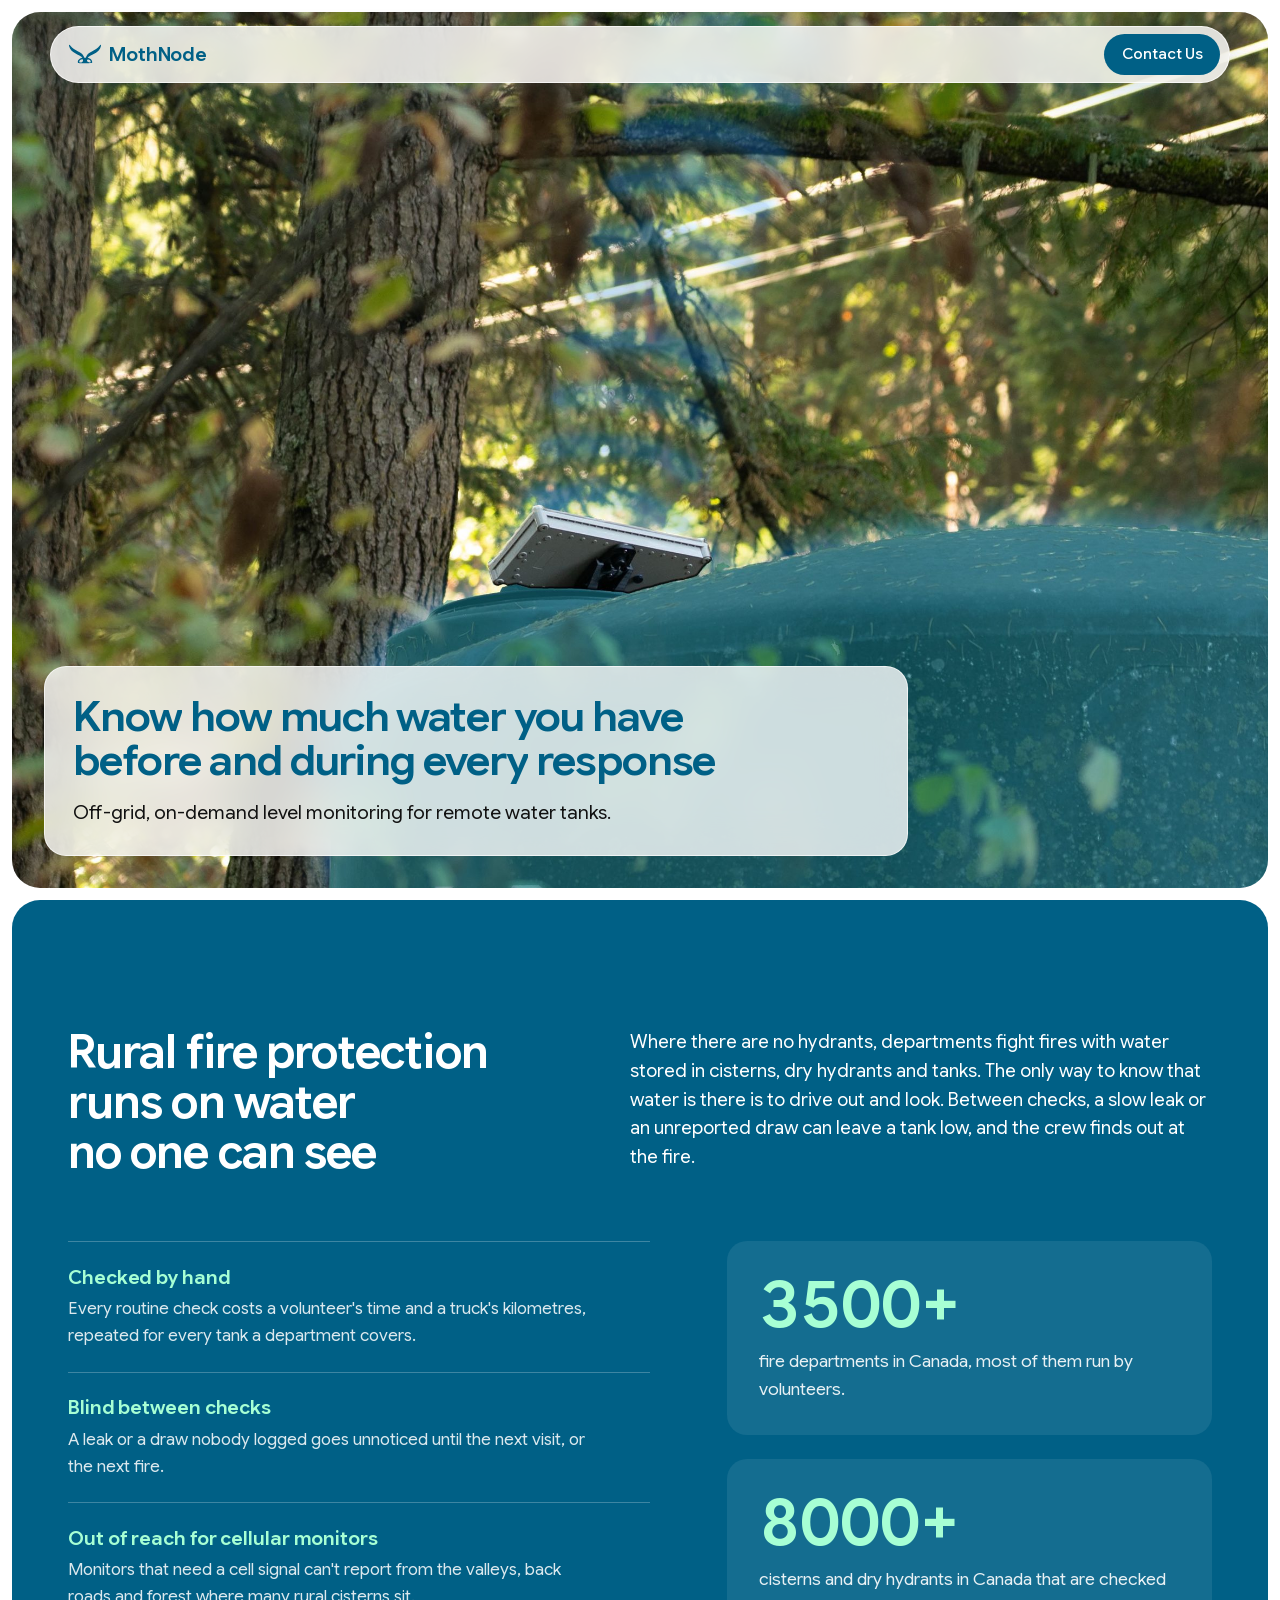
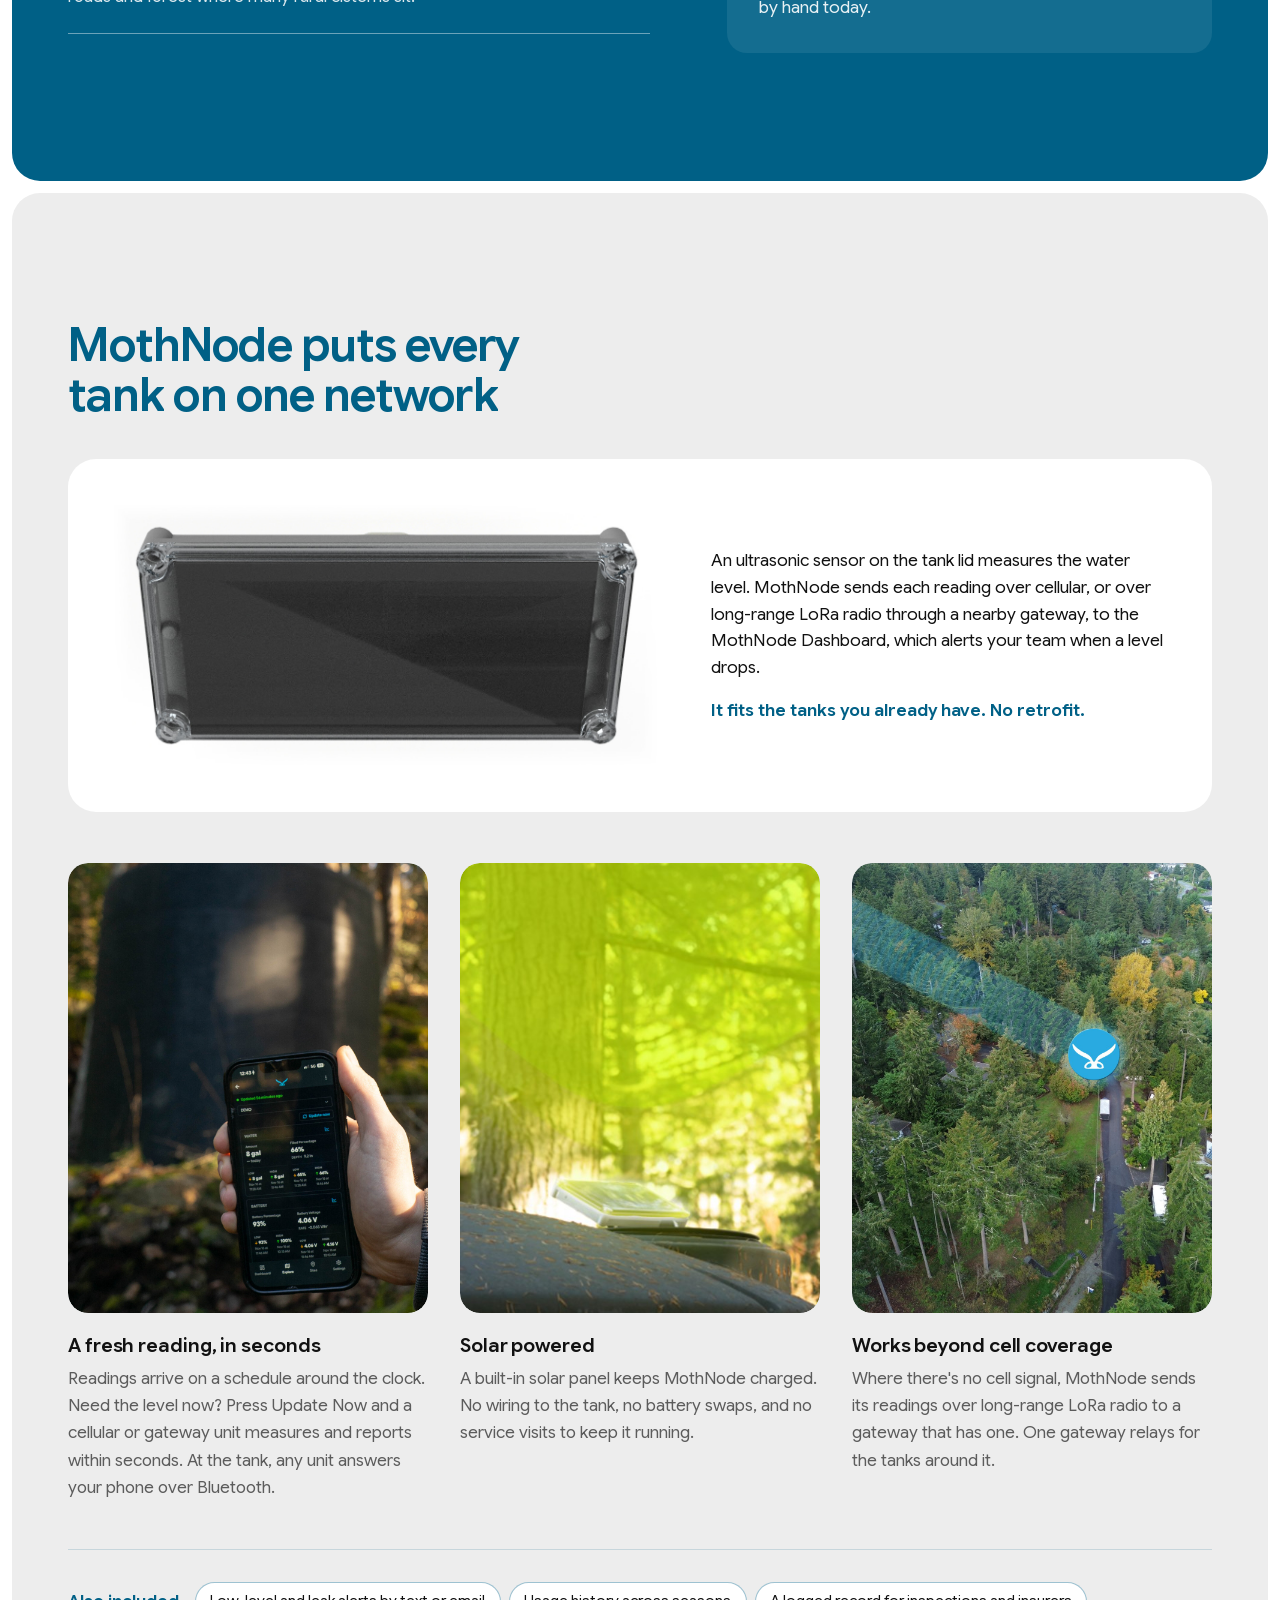
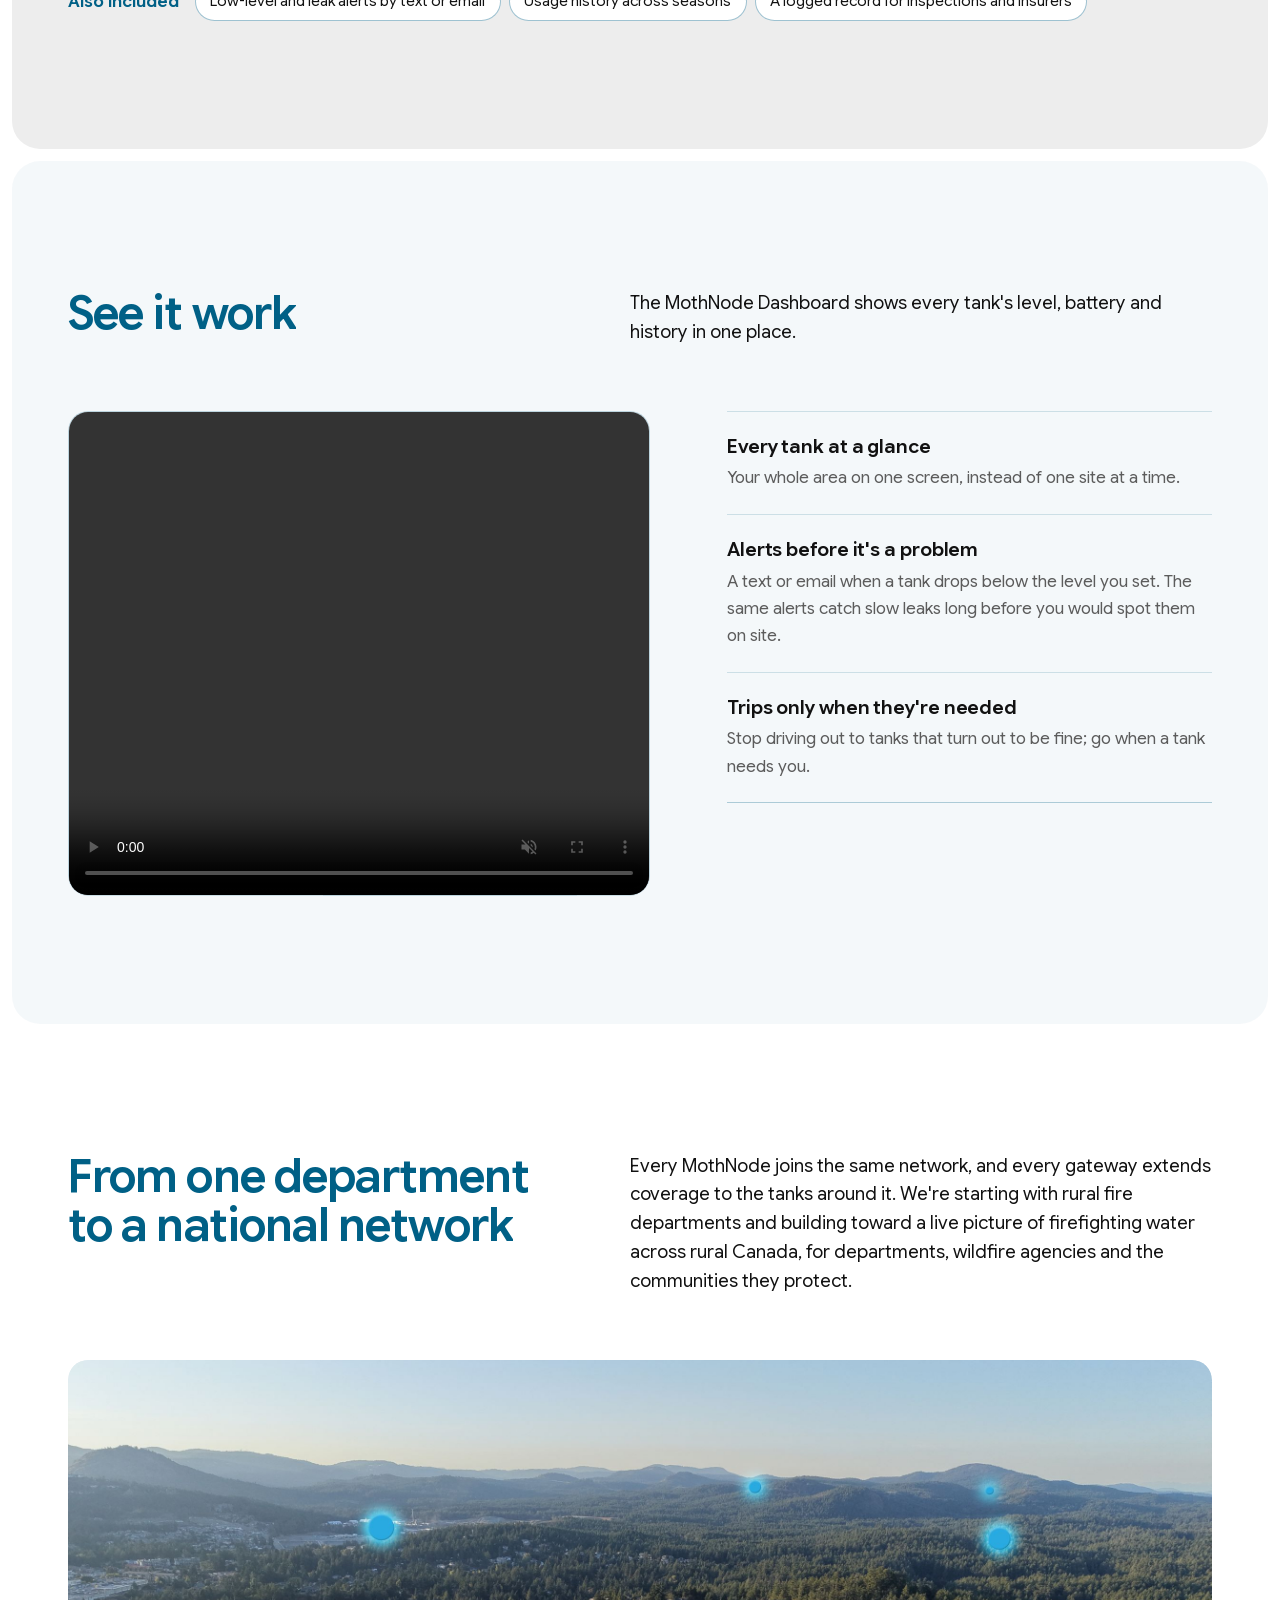
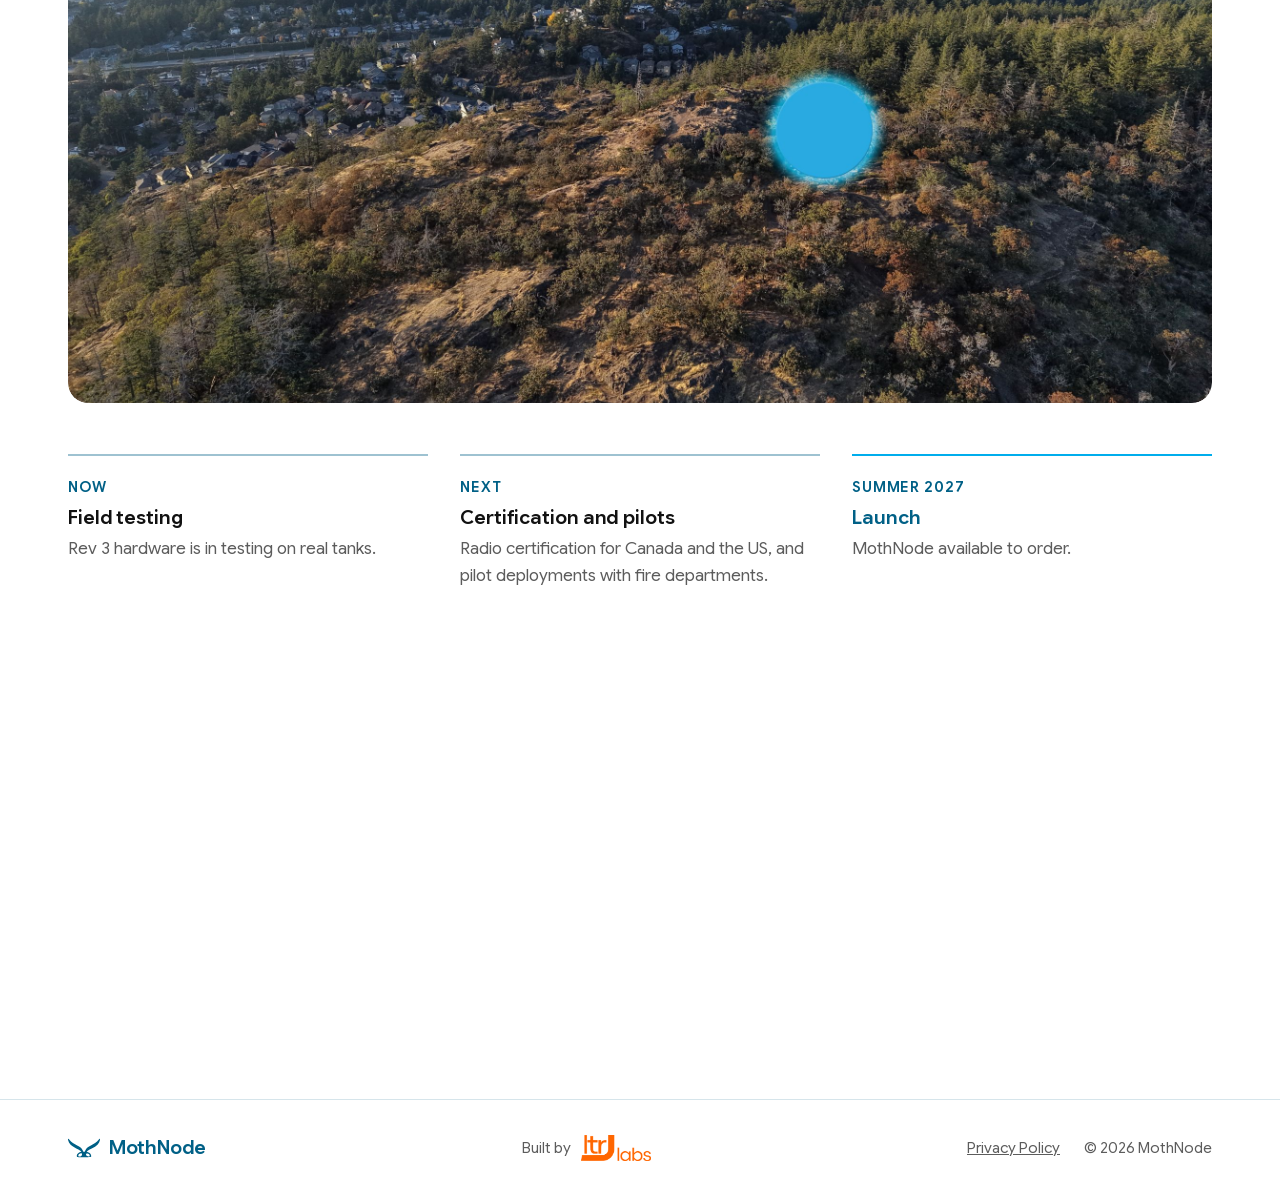
<file: index.html>
<!DOCTYPE html>
<html lang="en">

<head>
    <meta charset="UTF-8">
    <meta name="viewport" content="width=device-width, initial-scale=1.0">
    <title>MothNode | Off-grid, on-demand level monitoring for remote water tanks</title>
    <meta name="description"
        content="MothNode monitors the cisterns and dry hydrants rural fire departments depend on: readings on demand, solar powered, and working beyond cell coverage. Launching summer 2027.">
    <link rel="icon" href="images/favicon.svg" type="image/svg+xml">
    <link rel="preload" href="fonts/GoogleSansFlex-latin.woff2" as="font" type="font/woff2" crossorigin>
    <link rel="stylesheet" href="site.css">
    <script>
        // Animation switch. Elements marked data-reveal start hidden only while
        // <html> has the js-anim class, so the page is fully visible without
        // scripting, for visitors who ask for reduced motion, and (via the
        // timeout) if site.js ever fails to load.
        (function (root) {
            if (window.matchMedia('(prefers-reduced-motion: reduce)').matches) return;
            if (!('IntersectionObserver' in window)) return;
            root.classList.add('js-anim');
            setTimeout(function () {
                if (!window.__animReady) root.classList.remove('js-anim');
            }, 3000);
        })(document.documentElement);
    </script>
</head>

<body>
    <a href="#problem" class="skip-link">Skip to content</a>

    <header class="site-nav" id="siteNav">
        <a href="#top" class="brand">
            <img src="images/logo.svg" alt="" width="32" height="32">
            <span>MothNode</span>
        </a>
        <a class="nav-cta" href="https://ltrjlabs.com" target="_blank" rel="noopener noreferrer">Contact Us</a>
    </header>

    <main>
        <!-- 1. Hook ------------------------------------------------------- -->
        <section class="hero" id="top">
            <div class="hero-frame">
                <!-- Slot G1. The text panel is kept wide and low so it only covers the
                     tank body; the unit and its signal arcs stay in view above it. -->
                <img class="hero-bg" src="images/hero-tank.jpg"
                    alt="A MothNode unit on top of a teal-tinted water tank in the forest, with faint signal waves rising from it"
                    width="2880" height="1620" fetchpriority="high">
                <div class="hero-panel">
                    <h1 data-reveal="words">Know how much water you have before and during every response</h1>
                    <p class="hero-sub">Off-grid, on-demand level monitoring for remote water tanks.</p>
                </div>
            </div>
        </section>

        <!-- 2. The problem ------------------------------------------------- -->
        <section class="band band--brand" id="problem" data-reveal="band">
            <div class="container">
                <div class="split">
                    <h2 data-reveal="words">Rural fire protection runs on water no one can see</h2>
                    <div class="lead" data-reveal="up">
                        <p>Where there are no hydrants, departments fight fires with water stored in cisterns, dry
                            hydrants and tanks. The only way to know that water is there is to drive out and look.
                            Between checks, a slow leak or an unreported draw can leave a tank low, and the crew finds
                            out at the fire.</p>
                    </div>
                </div>
                <div class="detail detail--reverse">
                    <ul class="points" data-stagger>
                        <li data-reveal="line">
                            <h3>Checked by hand</h3>
                            <p>Every routine check costs a volunteer's time and a truck's kilometres, repeated for
                                every tank a department covers.</p>
                        </li>
                        <li data-reveal="line">
                            <h3>Blind between checks</h3>
                            <p>A leak or a draw nobody logged goes unnoticed until the next visit, or the next fire.</p>
                        </li>
                        <li data-reveal="line">
                            <h3>Out of reach for cellular monitors</h3>
                            <p>Monitors that need a cell signal can't report from the valleys, back roads and forest
                                where many rural cisterns sit.</p>
                        </li>
                    </ul>
                    <div class="stats" data-stagger>
                        <div class="stat" data-reveal="up">
                            <p class="stat-value">3500+</p>
                            <p>fire departments in Canada, most of them run by volunteers.</p>
                        </div>
                        <div class="stat" data-reveal="up">
                            <p class="stat-value">8000+</p>
                            <p>cisterns and dry hydrants in Canada that are checked by hand today.</p>
                        </div>
                    </div>
                </div>
            </div>
        </section>

        <!-- 3. MothNode: the solution and its three differentiators --------- -->
        <section class="band band--grey" id="mothnode" data-reveal="band">
            <div class="container">
                <h2 data-reveal="words">MothNode puts every tank on one network</h2>
                <!-- A white card on grey. The render (slot G9) has a white background,
                     so it sits on the card with no visible edge. -->
                <div class="product-card" data-reveal="up">
                    <img class="product-device" src="images/mothnode-r3.jpg"
                        alt="The MothNode unit: a rectangular enclosure with a clear lid over a dark panel"
                        width="1149" height="553" loading="lazy">
                    <div class="product-text">
                        <p>An ultrasonic sensor on the tank lid measures the water level. MothNode sends each reading
                            over cellular, or over long-range LoRa radio through a nearby gateway, to the MothNode
                            Dashboard, which alerts your team when a level drops.</p>
                        <p>It fits the tanks you already have. No retrofit.</p>
                    </div>
                </div>

                <div class="feature-grid" data-stagger>
                    <article class="feature" data-reveal="up">
                        <!-- Slot G3. Pre-cropped to the slot's 4:5 so the phone and the tank
                             behind it both stay in frame. -->
                        <figure class="media media--tall" data-reveal="media">
                            <img src="images/feature-ondemand.jpg"
                                alt="A hand holding a phone in front of a water tank in the forest; the MothNode app shows the tank's water level, battery and an Update now button"
                                width="1200" height="1500" loading="lazy">
                        </figure>
                        <h3>A fresh reading, in seconds</h3>
                        <!-- Keep this accurate: remote Update Now reaches cellular and gateway
                             units only; LoRa units answer on demand over Bluetooth at the tank.
                             Swap "within seconds" for the measured time once it is timed. -->
                        <p>Readings arrive on a schedule around the clock. Need the level now? Press Update Now and a
                            cellular or gateway unit measures and reports within seconds. At the tank, any unit answers
                            your phone over Bluetooth.</p>
                    </article>

                    <article class="feature" data-reveal="up">
                        <!-- Slot G5. Anchored low so the unit and tank lid stay in the crop. -->
                        <figure class="media media--tall media--anchor-low" data-reveal="media">
                            <img src="images/feature-maintenance.jpg"
                                alt="A MothNode unit on a tank lid in the forest, lit by a beam of yellow-green sunlight"
                                width="525" height="804" loading="lazy">
                        </figure>
                        <h3>Solar powered</h3>
                        <p>A built-in solar panel keeps MothNode charged. No wiring to the tank, no battery swaps, and
                            no service visits to keep it running.</p>
                    </article>

                    <article class="feature" data-reveal="up">
                        <!-- Slot G4. A landscape aerial in a portrait slot: positioned so the
                             MothNode marker and the signal beam both stay in the crop. -->
                        <figure class="media media--tall media--anchor-left" data-reveal="media">
                            <img src="images/feature-offgrid.jpg"
                                alt="Aerial view of a forested rural property, with a MothNode marker sending a signal beam out over the trees"
                                width="2000" height="1500" loading="lazy">
                        </figure>
                        <h3>Works beyond cell coverage</h3>
                        <p>Where there's no cell signal, MothNode sends its readings over long-range LoRa radio to a
                            gateway that has one. One gateway relays for the tanks around it.</p>
                    </article>
                </div>

                <div class="also" data-reveal="up">
                    <p class="also-label">Also included</p>
                    <ul>
                        <li>Low-level and leak alerts by text or email</li>
                        <li>Usage history across seasons</li>
                        <li>A logged record for inspections and insurers</li>
                    </ul>
                </div>
            </div>
        </section>

        <!-- 4. Demo -------------------------------------------------------- -->
        <section class="band band--soft" id="demo" data-reveal="band">
            <div class="container">
                <div class="split">
                    <h2 data-reveal="words">See it work</h2>
                    <div class="lead" data-reveal="up">
                        <p>The MothNode Dashboard shows every tank's level, battery and history in one place.</p>
                    </div>
                </div>
                <div class="detail detail--wide-media">
                    <!-- Slot G6. Silent looping video; site.js starts it when it scrolls
                         into view and shows controls instead for reduced-motion visitors.
                         TODO: re-record to show an Update Now press and the new reading
                         arriving, with time visible on screen. -->
                    <figure class="media media--video detail-media" data-reveal="media">
                        <video data-autoplay muted loop playsinline preload="none" width="1200" height="1000"
                            aria-label="Screen recording of the MothNode Dashboard showing a tank's water level and battery readings">
                            <source src="videos/infrastructure.mp4" type="video/mp4">
                        </video>
                    </figure>
                    <ul class="points" data-stagger>
                        <li data-reveal="line">
                            <h3>Every tank at a glance</h3>
                            <p>Your whole area on one screen, instead of one site at a time.</p>
                        </li>
                        <li data-reveal="line">
                            <h3>Alerts before it's a problem</h3>
                            <p>A text or email when a tank drops below the level you set. The same alerts catch slow
                                leaks long before you would spot them on site.</p>
                        </li>
                        <li data-reveal="line">
                            <h3>Trips only when they're needed</h3>
                            <p>Stop driving out to tanks that turn out to be fine; go when a tank needs you.</p>
                        </li>
                    </ul>
                </div>
            </div>
        </section>

        <!-- 5. Where this goes --------------------------------------------- -->
        <section class="section" id="roadmap">
            <div class="container">
                <div class="split">
                    <h2 data-reveal="words">From one department to a national network</h2>
                    <div class="lead" data-reveal="up">
                        <p>Every MothNode joins the same network, and every gateway extends coverage to the tanks
                            around it. We're starting with rural fire departments and building toward a live picture
                            of firefighting water across rural Canada, for departments, wildfire agencies and the
                            communities they protect.</p>
                    </div>
                </div>
                <!-- Slot G2. The source is 4:3 and the slot is 16:9, so .media-pan holds
                     the whole frame and is shifted to keep the horizon and all five dots
                     in view. -->
                <figure class="media media--wide" data-reveal="media">
                    <div class="media-pan">
                        <img src="images/network-aerial.jpg"
                            alt="Aerial view over forested hills and scattered homes, with five glowing blue dots marking devices across the landscape"
                            width="2400" height="1800" loading="lazy">
                    </div>
                </figure>
                <ol class="roadmap" data-stagger>
                    <li data-reveal="up">
                        <p class="roadmap-when">Now</p>
                        <h3>Field testing</h3>
                        <p>Rev 3 hardware is in testing on real tanks.</p>
                    </li>
                    <li data-reveal="up">
                        <p class="roadmap-when">Next</p>
                        <h3>Certification and pilots</h3>
                        <p>Radio certification for Canada and the US, and pilot deployments with fire departments.</p>
                    </li>
                    <li class="roadmap-launch" data-reveal="up">
                        <p class="roadmap-when">Summer 2027</p>
                        <h3>Launch</h3>
                        <p>MothNode available to order.</p>
                    </li>
                </ol>
            </div>
        </section>

        <!-- Contact (closes section 5) ------------------------------------- -->
        <section class="band band--brand" id="contact" data-reveal="band">
            <div class="container contact">
                <div>
                    <h2 data-reveal="words">Let's talk</h2>
                    <p class="contact-lead" data-reveal="up">Run a fire department, a wildfire program, or water
                        infrastructure in rural Canada? We'd like to hear from you.</p>
                </div>
                <!-- TODO: point this at a mailto: address once there is one to publish.
                     The privacy policy (section 4) already covers email contact. -->
                <a class="button" href="https://ltrjlabs.com" target="_blank" rel="noopener noreferrer"
                    data-reveal="up">Contact LTRJ Labs</a>
            </div>
        </section>
    </main>

    <footer class="site-footer">
        <div class="container footer-row">
            <a href="#top" class="brand">
                <img src="images/logo.svg" alt="" width="28" height="28">
                <span>MothNode</span>
            </a>
            <a class="built-by" href="https://ltrjlabs.com" target="_blank" rel="noopener noreferrer">
                <span>Built by</span>
                <img src="images/LtrjLogo.png" alt="LTRJ Labs" width="7193" height="2649" loading="lazy">
            </a>
            <p class="footer-legal">
                <a href="privacy/">Privacy Policy</a>
                <span>&copy; 2026 MothNode</span>
            </p>
        </div>
    </footer>

    <script src="site.js"></script>
</body>

</html>
</file>
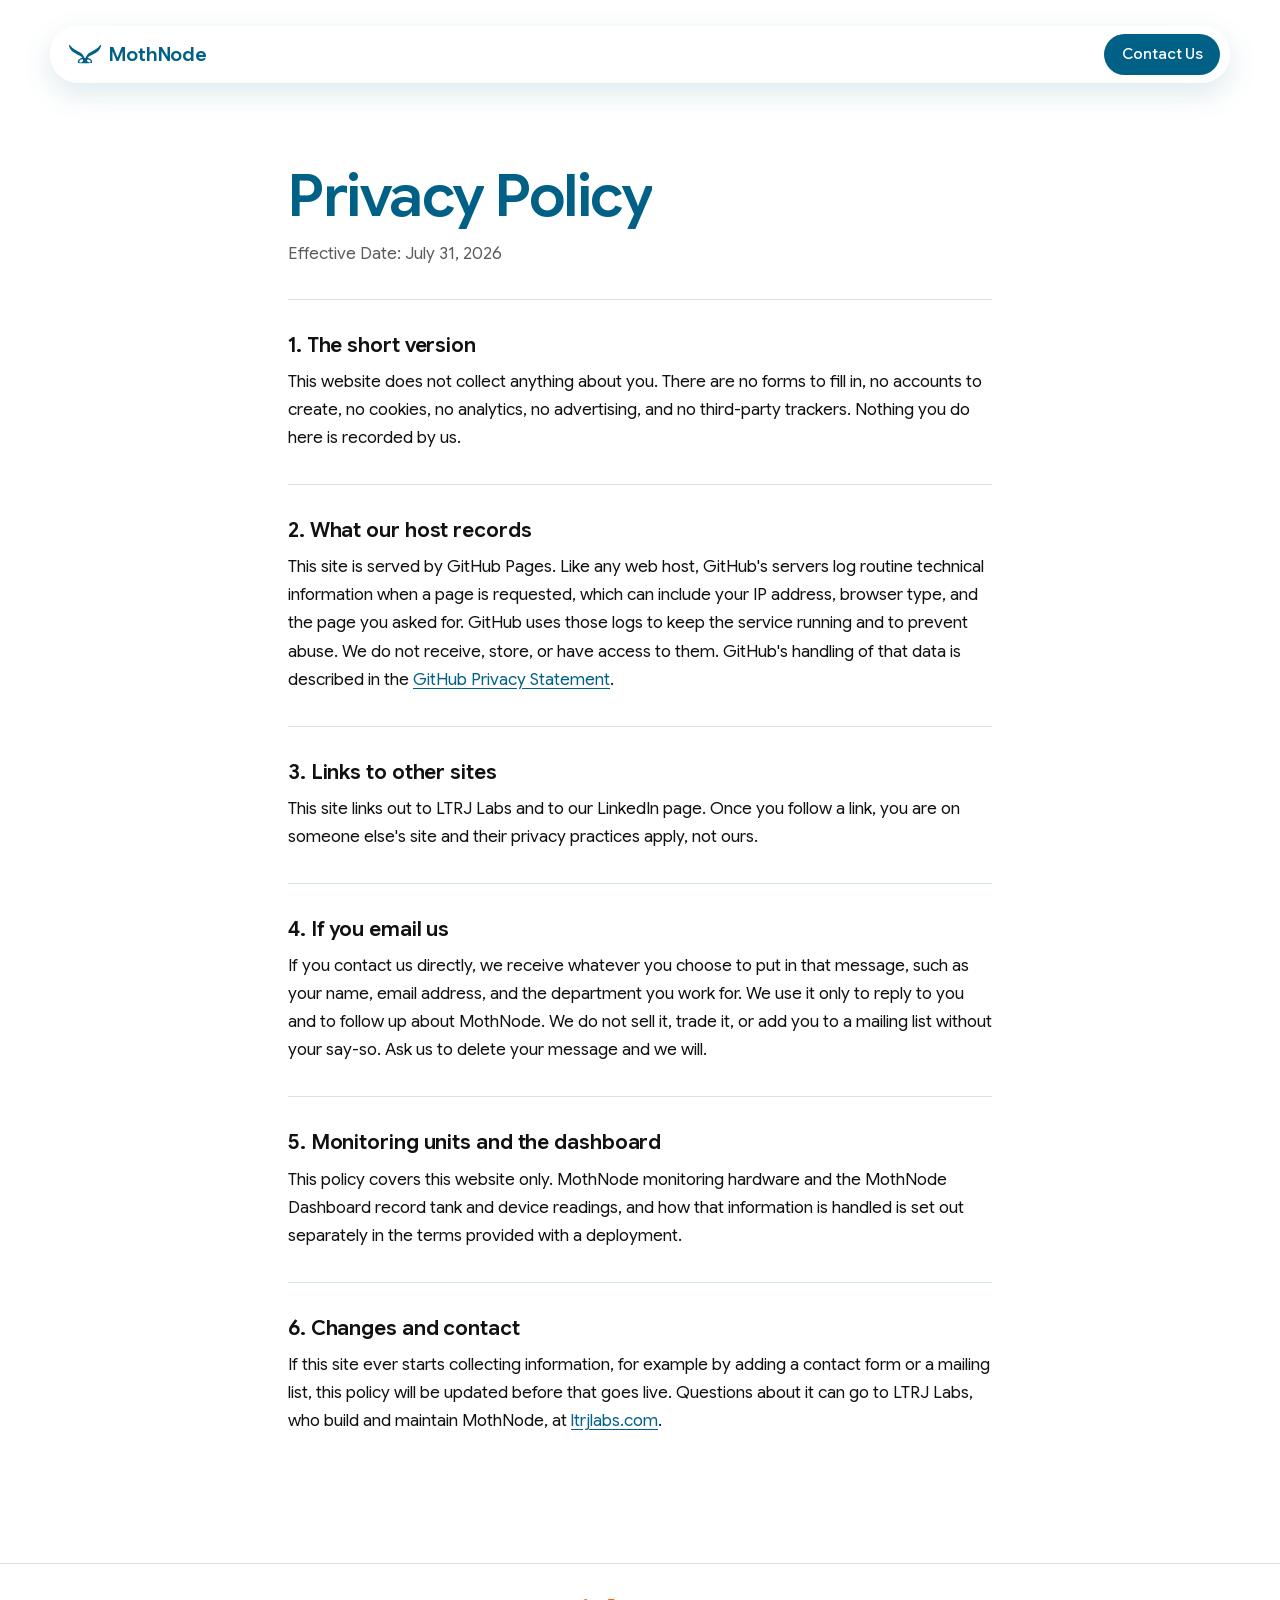
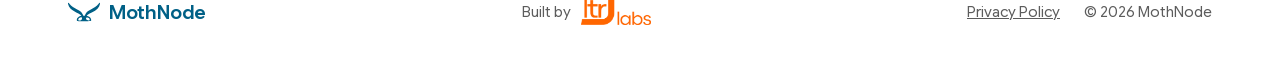
<file: privacy/index.html>
<!DOCTYPE html>
<html lang="en">

<head>
    <meta charset="UTF-8">
    <meta name="viewport" content="width=device-width, initial-scale=1.0">
    <title>Privacy Policy | MothNode</title>
    <meta name="description" content="This MothNode site collects nothing: no forms, no cookies, no analytics, no trackers.">
    <link rel="icon" href="../images/favicon.svg" type="image/svg+xml">
    <link rel="preload" href="../fonts/GoogleSansFlex-latin.woff2" as="font" type="font/woff2" crossorigin>
    <link rel="stylesheet" href="../site.css">
    <script>
        // Animation switch; see the same block in ../index.html.
        (function (root) {
            if (window.matchMedia('(prefers-reduced-motion: reduce)').matches) return;
            if (!('IntersectionObserver' in window)) return;
            root.classList.add('js-anim');
            setTimeout(function () {
                if (!window.__animReady) root.classList.remove('js-anim');
            }, 3000);
        })(document.documentElement);
    </script>
</head>

<body>
    <a href="#privacy" class="skip-link">Skip to content</a>

    <header class="site-nav" id="siteNav">
        <a href="../" class="brand">
            <img src="../images/logo.svg" alt="" width="32" height="32">
            <span>MothNode</span>
        </a>
        <a class="nav-cta" href="https://ltrjlabs.com" target="_blank" rel="noopener noreferrer">Contact Us</a>
    </header>

    <main>
        <!-- The policy wording below is unchanged from the previous version of this page. -->
        <section class="legal" id="privacy">
            <div class="container">
                <div class="legal-inner" data-stagger>
                    <h1 data-reveal="words">Privacy Policy</h1>
                    <p class="legal-effective" data-reveal="up">Effective Date: July 31, 2026</p>

                    <div class="legal-section" data-reveal="up">
                        <h2>1. The short version</h2>
                        <p>This website does not collect anything about you. There are no forms to fill in, no accounts
                            to create, no cookies, no analytics, no advertising, and no third-party trackers. Nothing
                            you do here is recorded by us.</p>
                    </div>

                    <div class="legal-section" data-reveal="up">
                        <h2>2. What our host records</h2>
                        <p>This site is served by GitHub Pages. Like any web host, GitHub's servers log routine
                            technical information when a page is requested, which can include your IP address, browser
                            type, and the page you asked for. GitHub uses those logs to keep the service running and to
                            prevent abuse. We do not receive, store, or have access to them. GitHub's handling of that
                            data is described in the <a
                                href="https://docs.github.com/site-policy/privacy-policies/github-privacy-statement"
                                target="_blank" rel="noopener noreferrer">GitHub Privacy Statement</a>.</p>
                    </div>

                    <div class="legal-section" data-reveal="up">
                        <h2>3. Links to other sites</h2>
                        <p>This site links out to LTRJ Labs and to our LinkedIn page. Once you follow a link, you are
                            on someone else's site and their privacy practices apply, not ours.</p>
                    </div>

                    <div class="legal-section" data-reveal="up">
                        <h2>4. If you email us</h2>
                        <p>If you contact us directly, we receive whatever you choose to put in that message, such as
                            your name, email address, and the department you work for. We use it only to reply to you
                            and to follow up about MothNode. We do not sell it, trade it, or add you to a mailing list
                            without your say-so. Ask us to delete your message and we will.</p>
                    </div>

                    <div class="legal-section" data-reveal="up">
                        <h2>5. Monitoring units and the dashboard</h2>
                        <p>This policy covers this website only. MothNode monitoring hardware and the MothNode
                            Dashboard record tank and device readings, and how that information is handled is set out
                            separately in the terms provided with a deployment.</p>
                    </div>

                    <div class="legal-section" data-reveal="up">
                        <h2>6. Changes and contact</h2>
                        <p>If this site ever starts collecting information, for example by adding a contact form or a
                            mailing list, this policy will be updated before that goes live. Questions about it can go
                            to LTRJ Labs, who build and maintain MothNode, at <a href="https://ltrjlabs.com"
                                target="_blank" rel="noopener noreferrer">ltrjlabs.com</a>.</p>
                    </div>
                </div>
            </div>
        </section>
    </main>

    <footer class="site-footer">
        <div class="container footer-row">
            <a href="../" class="brand">
                <img src="../images/logo.svg" alt="" width="28" height="28">
                <span>MothNode</span>
            </a>
            <a class="built-by" href="https://ltrjlabs.com" target="_blank" rel="noopener noreferrer">
                <span>Built by</span>
                <img src="../images/LtrjLogo.png" alt="LTRJ Labs" width="7193" height="2649" loading="lazy">
            </a>
            <p class="footer-legal">
                <a href="./" aria-current="page">Privacy Policy</a>
                <span>&copy; 2026 MothNode</span>
            </p>
        </div>
    </footer>

    <script src="../site.js"></script>
</body>

</html>
</file>
<file: site.css>
@charset "utf-8";

/*
	MothNode main page (draft build). See PLAN.md for section and slot notes.

	Palette is the four authorized brand colors. Neutrals are grayscale; every
	tint, rule, and shadow is the brand color at reduced alpha.
*/

/* Google Sans Flex (SIL OFL 1.1, see fonts/OFL.txt), variable weight 100-1000.
   Self-hosted so visitors make no third-party requests. */
@font-face {
	font-family: "Google Sans Flex";
	font-style: normal;
	font-weight: 100 1000;
	font-display: swap;
	src: url("fonts/GoogleSansFlex-latin-ext.woff2") format("woff2");
	unicode-range: U+0100-02BA, U+02BD-02C5, U+02C7-02CC, U+02CE-02D7, U+02DD-02FF, U+0304, U+0308, U+0329, U+1D00-1DBF, U+1E00-1E9F, U+1EF2-1EFF, U+2020, U+20A0-20AB, U+20AD-20C4, U+2113, U+2C60-2C7F, U+A720-A7FF;
}

@font-face {
	font-family: "Google Sans Flex";
	font-style: normal;
	font-weight: 100 1000;
	font-display: swap;
	src: url("fonts/GoogleSansFlex-latin.woff2") format("woff2");
	unicode-range: U+0000-00FF, U+0131, U+0152-0153, U+02BB-02BC, U+02C6, U+02DA, U+02DC, U+0304, U+0308, U+0329, U+2000-206F, U+20AC, U+2122, U+2191, U+2193, U+2212, U+2215, U+FEFF, U+FFFD;
}

:root {
	/* Brand */
	--brand: #006086;
	--brand-accent: #00ADEC;
	--brand-natural: #A7FFD4;

	/* Neutrals */
	--surface: #ffffff;
	--surface-grey: #ededed;
	--ink: #111111;
	--ink-muted: #5c5c5c;

	/* Brand at alpha */
	--tint-soft: rgba(0, 96, 134, 0.045);
	--tint: rgba(0, 96, 134, 0.08);
	--tint-line: rgba(0, 96, 134, 0.16);
	--tint-line-strong: rgba(0, 96, 134, 0.38);
	--shadow-float: 0 10px 30px rgba(0, 96, 134, 0.14);

	/* Shape and rhythm */
	--radius-panel: 28px;
	--radius-media: 20px;
	--frame-inset: 12px;
	--gutter: clamp(1.25rem, 4vw, 3rem);
	--section-gap: clamp(4.5rem, 10vw, 9rem);

	/* Motion: one easing for everything that arrives on screen. */
	--ease-out: cubic-bezier(0.16, 1, 0.3, 1);
}

*,
*::before,
*::after {
	margin: 0;
	padding: 0;
	box-sizing: border-box;
}

html {
	scroll-behavior: smooth;
}

body {
	font-family: "Google Sans Flex", system-ui, -apple-system, "Segoe UI", Roboto, Helvetica, Arial, sans-serif;
	font-size: 1.0625rem;
	line-height: 1.6;
	background: var(--surface);
	color: var(--ink);
	-webkit-font-smoothing: antialiased;
	text-rendering: optimizeLegibility;
}

img,
video {
	display: block;
	max-width: 100%;
}

ul {
	list-style: none;
}

a {
	color: inherit;
}

:focus-visible {
	outline: 3px solid var(--brand-accent);
	outline-offset: 3px;
	border-radius: 6px;
}

.skip-link {
	position: absolute;
	top: 0.75rem;
	left: 0.75rem;
	z-index: 100;
	padding: 0.6rem 1rem;
	border-radius: 999px;
	background: var(--brand);
	color: #ffffff;
	text-decoration: none;
	transform: translateY(-200%);
}

.skip-link:focus {
	transform: none;
}

/* Layout primitives ------------------------------------------------------ */

.container {
	width: 100%;
	max-width: 1240px;
	margin-inline: auto;
	padding-inline: var(--gutter);
}

.section {
	padding-block: var(--section-gap);
}

/* A band is a full-width rounded panel, inset from the viewport edge the same
   way the hero frame is. */
.band {
	margin-inline: var(--frame-inset);
	padding-block: var(--section-gap);
	border-radius: var(--radius-panel);
}

.band--soft {
	background: var(--tint-soft);
}

.band--brand {
	background: var(--brand);
	color: #ffffff;
}

.band--grey {
	background: var(--surface-grey);
}

/* Two bands in a row get the same gap between them as they have to the edge. */
.band + .band {
	margin-top: var(--frame-inset);
}

.section,
.band {
	scroll-margin-top: 5.5rem;
}

/* Type --------------------------------------------------------------------- */

h1,
h2,
h3 {
	font-weight: 600;
	text-wrap: balance;
}

h2 {
	max-width: 20ch;
	font-size: clamp(2rem, 3.6vw, 3.25rem);
	line-height: 1.08;
	letter-spacing: -0.02em;
	color: var(--brand);
}

h3 {
	font-size: clamp(1.2rem, 1.5vw, 1.375rem);
	line-height: 1.25;
	letter-spacing: -0.005em;
}

.band--brand h2 {
	color: #ffffff;
}

/* Navigation --------------------------------------------------------------- */

.site-nav {
	position: fixed;
	top: calc(var(--frame-inset) + 14px);
	left: 50%;
	z-index: 50;
	display: flex;
	align-items: center;
	justify-content: space-between;
	gap: 1rem;
	width: min(1180px, calc(100% - 2 * (var(--frame-inset) + 14px)));
	padding: 0.45rem 0.55rem 0.45rem 1.1rem;
	border: 1px solid rgba(255, 255, 255, 0.7);
	border-radius: 999px;
	background: rgba(255, 255, 255, 0.82);
	-webkit-backdrop-filter: blur(16px) saturate(1.4);
	backdrop-filter: blur(16px) saturate(1.4);
	box-shadow: var(--shadow-float);
	transform: translateX(-50%);
}

.brand {
	display: inline-flex;
	align-items: center;
	gap: 0.55rem;
	font-size: 1.2rem;
	font-weight: 600;
	letter-spacing: -0.01em;
	color: var(--brand);
	text-decoration: none;
}

.brand img {
	width: 32px;
	height: 32px;
}

/* The header's one action: the same destination as the contact band's button. */
.nav-cta {
	padding: 0.5rem 1.1rem;
	border-radius: 999px;
	background: var(--brand);
	color: #ffffff;
	font-size: 0.95rem;
	font-weight: 500;
	text-decoration: none;
	white-space: nowrap;
	transition: box-shadow 0.3s ease;
}

.nav-cta:hover {
	box-shadow: 0 0 0 4px var(--tint);
}

/* 1. Hero ------------------------------------------------------------------ */

.hero {
	padding: var(--frame-inset);
}

.hero-frame {
	position: relative;
	display: flex;
	align-items: flex-end;
	min-height: calc(100vh - 2 * var(--frame-inset));
	min-height: calc(100svh - 2 * var(--frame-inset));
	padding: clamp(0.75rem, 2.5vw, 2.25rem);
	padding-top: 6.5rem;
	border-radius: var(--radius-panel);
	background: var(--tint);
	overflow: hidden;
}

.hero-bg {
	position: absolute;
	inset: 0;
	width: 100%;
	height: 100%;
	object-fit: cover;
}

/* Wide and low on purpose: the headline runs to two lines on desktop so the
   panel stays below the unit in the hero image instead of covering it. */
.hero-panel {
	position: relative;
	max-width: 54rem;
	padding: clamp(1.25rem, 2.2vw, 2rem);
	border: 1px solid rgba(255, 255, 255, 0.65);
	border-radius: 22px;
	background: rgba(255, 255, 255, 0.8);
	-webkit-backdrop-filter: blur(20px) saturate(1.3);
	backdrop-filter: blur(20px) saturate(1.3);
}

.hero-panel h1 {
	font-size: clamp(2.1rem, 3.3vw, 3.25rem);
	line-height: 1.04;
	letter-spacing: -0.025em;
	color: var(--brand);
}

.hero-sub {
	max-width: 44rem;
	margin-top: 1rem;
	font-size: clamp(1.05rem, 1.5vw, 1.3rem);
	line-height: 1.45;
}

/* Media slots -------------------------------------------------------------- */

.media {
	position: relative;
	border-radius: var(--radius-media);
	background: var(--tint);
	overflow: hidden;
}

.media > img,
.media > video {
	width: 100%;
	height: 100%;
	object-fit: cover;
}

.media--wide {
	aspect-ratio: 16 / 9;
}

/* The aerial is 4:3 inside a 16:9 slot. Rather than letting the browser crop
   it, .media-pan holds the whole frame and is slid up by 8% of its height, which
   keeps the horizon and the distant dots in view. Being its own box also lets it
   drift inside the slot on scroll (see Motion). */
.media-pan {
	position: absolute;
	top: 0;
	left: 0;
	width: 100%;
	aspect-ratio: 4 / 3;
	transform: translateY(-8%);
}

.media-pan > img {
	width: 100%;
	height: 100%;
	object-fit: cover;
}


.media--tall {
	aspect-ratio: 4 / 5;
}

.media--square {
	aspect-ratio: 1 / 1;
}

/* Matches the 1200 × 1000 infrastructure video, so nothing is cropped. The
   recording has a white background, so a hairline keeps its edge visible. */
.media--video {
	aspect-ratio: 6 / 5;
	border: 1px solid var(--tint-line);
}

/* For images whose subject sits near the bottom of the frame. */
.media--anchor-low > img {
	object-position: center 85%;
}

/* For wide images whose subject sits left of centre. */
.media--anchor-left > img {
	object-position: 30% center;
}

/* Placeholder label shown until a slot has its image or video. */
.media-slot {
	position: absolute;
	inset: 0;
	display: grid;
	place-content: center;
	justify-items: center;
	gap: 0.3rem;
	padding: 1.5rem;
	border: 1.5px dashed var(--tint-line-strong);
	border-radius: inherit;
	text-align: center;
	color: var(--brand);
}

.media-slot strong {
	font-size: 1.6rem;
	font-weight: 600;
	line-height: 1.1;
}

.media-slot span {
	max-width: 28ch;
	font-size: 0.95rem;
	line-height: 1.35;
}

.media-slot .media-size {
	color: var(--ink-muted);
	font-variant-numeric: tabular-nums;
}

.band--brand .media {
	background: rgba(255, 255, 255, 0.1);
}

.band--brand .media-slot {
	border-color: rgba(255, 255, 255, 0.5);
	color: #ffffff;
}

.band--brand .media-slot .media-size {
	color: rgba(255, 255, 255, 0.78);
}

/* 2. Network ----------------------------------------------------------------- */

.split {
	display: grid;
	grid-template-columns: minmax(0, 5fr) minmax(0, 6fr);
	gap: clamp(1.5rem, 6vw, 6rem);
	align-items: start;
	margin-bottom: clamp(2.5rem, 5vw, 4rem);
}

.lead p {
	max-width: 38rem;
	font-size: clamp(1.1rem, 1.45vw, 1.3rem);
	line-height: 1.55;
}

/* 3. Core features ----------------------------------------------------------- */

.feature-grid {
	display: grid;
	grid-template-columns: repeat(3, minmax(0, 1fr));
	gap: clamp(1.25rem, 2.5vw, 2.25rem);
	margin-top: clamp(2rem, 4vw, 3.5rem);
}

.feature h3 {
	margin-top: 1.25rem;
}

.feature p {
	max-width: 36ch;
	margin-top: 0.5rem;
	color: var(--ink-muted);
}

/* 4 and 5. Media beside a list of points ------------------------------------- */

.detail {
	display: grid;
	grid-template-columns: minmax(0, 5fr) minmax(0, 6fr);
	gap: clamp(2rem, 6vw, 6rem);
	align-items: start;
	margin-top: clamp(2rem, 4vw, 3.5rem);
}

.detail--reverse,
.detail--wide-media {
	grid-template-columns: minmax(0, 6fr) minmax(0, 5fr);
}

.detail-media {
	position: sticky;
	top: 6.5rem;
}

.points {
	--line: var(--tint-line);
}

.points li {
	position: relative;
	padding-block: 1.4rem;
	border-top: 1px solid var(--line);
}

.points li:last-child {
	border-bottom: 1px solid var(--line);
}

.points p {
	max-width: 48ch;
	margin-top: 0.4rem;
	color: var(--ink-muted);
}

.band--brand .points {
	--line: rgba(255, 255, 255, 0.24);
}

.band--brand .points h3 {
	color: var(--brand-natural);
}

.band--brand .points p {
	color: rgba(255, 255, 255, 0.86);
}

/* Problem: figures beside the points ------------------------------------------ */

.stats {
	display: grid;
	gap: clamp(1rem, 2vw, 1.5rem);
	align-content: start;
}

.stat {
	padding: clamp(1.25rem, 2.5vw, 2rem);
	border-radius: var(--radius-media);
	background: rgba(255, 255, 255, 0.08);
}

/* Dashed until the figure is real and sourced. */
.stat--placeholder {
	border: 1.5px dashed rgba(255, 255, 255, 0.5);
}

.stat-value {
	font-size: clamp(2.75rem, 5vw, 4.25rem);
	font-weight: 600;
	line-height: 1;
	letter-spacing: -0.03em;
	color: var(--brand-natural);
	font-variant-numeric: tabular-nums;
}

.stat-value + p {
	margin-top: 0.6rem;
	font-size: 1.1rem;
	color: rgba(255, 255, 255, 0.9);
}

.stat-source {
	margin-top: 0.75rem;
	font-size: 0.85rem;
	color: rgba(255, 255, 255, 0.7);
}

/* MothNode: product card, then the three differentiators ---------------------- */

/* A white card on grey; the device render has a white background. */
.product-card {
	display: grid;
	grid-template-columns: minmax(0, 6fr) minmax(0, 5fr);
	gap: clamp(1.5rem, 4vw, 3.5rem);
	align-items: center;
	margin-top: clamp(1.5rem, 3vw, 2.5rem);
	padding: clamp(1.25rem, 3.5vw, 3rem);
	border-radius: var(--radius-panel);
	background: var(--surface);
}

.product-device {
	width: 100%;
	height: auto;
}

.product-text p {
	font-size: clamp(1.05rem, 1.35vw, 1.2rem);
	line-height: 1.55;
}

.product-text p + p {
	margin-top: 1rem;
	font-weight: 600;
	color: var(--brand);
}

.also {
	display: flex;
	flex-wrap: wrap;
	align-items: center;
	gap: 0.75rem 1rem;
	margin-top: clamp(2rem, 4vw, 3rem);
	padding-top: clamp(1.5rem, 3vw, 2rem);
	border-top: 1px solid var(--tint-line);
}

.also-label {
	font-weight: 600;
	color: var(--brand);
}

.also ul {
	display: flex;
	flex-wrap: wrap;
	gap: 0.5rem;
}

.also li {
	padding: 0.4rem 0.9rem;
	border: 1px solid var(--tint-line-strong);
	border-radius: 999px;
	background: var(--surface);
	font-size: 0.95rem;
}

/* Roadmap ---------------------------------------------------------------------- */

.roadmap {
	display: grid;
	grid-template-columns: repeat(3, minmax(0, 1fr));
	gap: clamp(1.25rem, 2.5vw, 2.25rem);
	margin-top: clamp(2rem, 4vw, 3.5rem);
	list-style: none;
}

.roadmap li {
	padding-top: 1.25rem;
	border-top: 2px solid var(--tint-line-strong);
}

.roadmap .roadmap-launch {
	border-top-color: var(--brand-accent);
}

.roadmap-when {
	font-size: 0.9rem;
	font-weight: 600;
	letter-spacing: 0.06em;
	text-transform: uppercase;
	color: var(--brand);
}

.roadmap h3 {
	margin-top: 0.35rem;
}

.roadmap-launch h3 {
	color: var(--brand);
}

.roadmap li p:last-child {
	max-width: 36ch;
	margin-top: 0.4rem;
	color: var(--ink-muted);
}

/* Contact ---------------------------------------------------------------------- */

.contact {
	display: flex;
	flex-wrap: wrap;
	align-items: flex-end;
	justify-content: space-between;
	gap: 1.5rem 3rem;
}

.contact-lead {
	max-width: 34rem;
	margin-top: 1rem;
	font-size: clamp(1.1rem, 1.45vw, 1.3rem);
	color: rgba(255, 255, 255, 0.88);
}

.button {
	display: inline-flex;
	align-items: center;
	padding: 0.9rem 1.6rem;
	border-radius: 999px;
	background: var(--brand-natural);
	color: var(--brand);
	font-weight: 600;
	text-decoration: none;
	transition: transform 0.3s var(--ease-out), box-shadow 0.3s ease;
}

.button:hover {
	transform: translateY(-2px);
	box-shadow: 0 0 0 5px rgba(167, 255, 212, 0.3);
}

/* Legal pages (privacy policy) ------------------------------------------------ */

/* No hero here, so the top padding clears the floating navigation. */
.legal {
	padding-block: clamp(7.5rem, 13vw, 10.5rem) var(--section-gap);
}

.legal-inner {
	max-width: 44rem;
	margin-inline: auto;
}

.legal h1 {
	font-size: clamp(2.4rem, 4.6vw, 3.75rem);
	line-height: 1.04;
	letter-spacing: -0.025em;
	color: var(--brand);
}

.legal-effective {
	margin-top: 0.75rem;
	color: var(--ink-muted);
}

.legal-section {
	margin-top: 2rem;
	padding-top: 2rem;
	border-top: 1px solid var(--tint-line);
}

.legal-section h2 {
	max-width: none;
	font-size: clamp(1.25rem, 1.6vw, 1.4rem);
	line-height: 1.3;
	letter-spacing: -0.005em;
	color: var(--ink);
}

.legal-section p {
	margin-top: 0.6rem;
	line-height: 1.65;
}

.legal-section a {
	color: var(--brand);
	text-underline-offset: 0.15em;
}

.legal-section a:hover {
	text-decoration-thickness: 2px;
}

/* Footer --------------------------------------------------------------------- */

.site-footer {
	padding-block: 2rem 2.5rem;
	border-top: 1px solid var(--tint-line);
}

.footer-row {
	display: flex;
	flex-wrap: wrap;
	align-items: center;
	justify-content: space-between;
	gap: 1.25rem 2rem;
}

.built-by {
	display: inline-flex;
	align-items: center;
	gap: 0.6rem;
	font-size: 0.95rem;
	color: var(--ink-muted);
	text-decoration: none;
}

.built-by img {
	width: auto;
	height: 26px;
}

.footer-legal {
	display: flex;
	gap: 1.5rem;
	font-size: 0.95rem;
	color: var(--ink-muted);
}

.footer-legal a:hover {
	color: var(--brand);
}

/* Motion -------------------------------------------------------------------- */

/*
	Everything below applies only while <html> has the js-anim class, which the
	inline script in each page's <head> adds when scripting works and the visitor
	has not asked for reduced motion. Without that class the page is static and
	fully visible.

	site.js adds .is-in to a [data-reveal] element when it scrolls into view.
	--i is the element's position in a [data-stagger] group, so siblings arrive
	one after another.
*/

.js-anim [data-reveal] {
	--delay: calc(var(--i, 0) * 90ms);
}

/* up: fade in while rising. */
.js-anim [data-reveal="up"] {
	opacity: 0;
	transform: translateY(32px);
	transition: opacity 0.9s var(--ease-out) var(--delay), transform 1.1s var(--ease-out) var(--delay);
}

.js-anim [data-reveal="up"].is-in {
	opacity: 1;
	transform: none;
}

/* band: a whole rounded panel rises and settles to full size. */
.js-anim [data-reveal="band"] {
	opacity: 0;
	transform: translateY(70px) scale(0.97);
	transition: opacity 0.9s var(--ease-out), transform 1.3s var(--ease-out);
}

.js-anim [data-reveal="band"].is-in {
	opacity: 1;
	transform: none;
}

/* media: the frame opens outward while its contents settle back from a zoom. */
.js-anim [data-reveal="media"] {
	opacity: 0;
	clip-path: inset(7% round var(--radius-media));
	transition: opacity 0.8s var(--ease-out) var(--delay), clip-path 1.3s var(--ease-out) var(--delay);
}

.js-anim [data-reveal="media"].is-in {
	opacity: 1;
	clip-path: inset(0 round var(--radius-media));
}

.js-anim [data-reveal="media"] > :is(img, video, .media-pan) {
	scale: 1.16;
	transition: scale 1.6s var(--ease-out) var(--delay), transform 0.9s var(--ease-out);
}

.js-anim [data-reveal="media"].is-in > :is(img, video, .media-pan) {
	scale: 1;
}

/* words: site.js wraps each word in .w > .wi; the words rise out of a mask. */
.js-anim [data-reveal="words"]:not(.is-split) {
	opacity: 0;
}

.w {
	display: inline-block;
	/* Room for descenders inside the mask without changing line spacing. */
	padding-block: 0.06em 0.16em;
	margin-block: -0.06em -0.16em;
	overflow: hidden;
	vertical-align: top;
}

.wi {
	display: inline-block;
}

.js-anim [data-reveal="words"] .wi {
	transform: translateY(115%);
	transition: transform 1s var(--ease-out);
	transition-delay: calc(var(--start, 0ms) + var(--i, 0) * 45ms);
}

.js-anim [data-reveal="words"].is-in .wi {
	transform: none;
}

/* line: the rule above a list item draws from the left, then its text rises. */
.js-anim [data-reveal="line"] {
	border-color: transparent;
}

.js-anim [data-reveal="line"]::before,
.js-anim [data-reveal="line"]:last-child::after {
	content: "";
	position: absolute;
	left: 0;
	right: 0;
	height: 1px;
	background: var(--line);
	transform: scaleX(0);
	transform-origin: left;
	transition: transform 1.2s var(--ease-out) var(--delay);
}

.js-anim [data-reveal="line"]::before {
	top: -1px;
}

.js-anim [data-reveal="line"]:last-child::after {
	bottom: -1px;
}

.js-anim [data-reveal="line"].is-in::before,
.js-anim [data-reveal="line"].is-in:last-child::after {
	transform: scaleX(1);
}

.js-anim [data-reveal="line"] > * {
	opacity: 0;
	transform: translateY(18px);
	transition: opacity 0.8s var(--ease-out), transform 1s var(--ease-out);
	transition-delay: calc(var(--delay) + 120ms);
}

.js-anim [data-reveal="line"].is-in > * {
	opacity: 1;
	transform: none;
}

/* Page load: the navigation drops in, the hero image settles back from a zoom
   once it has loaded, and the text panel rises. */
.js-anim .site-nav {
	animation: nav-drop 0.9s var(--ease-out) 0.1s both;
}

@keyframes nav-drop {
	from {
		opacity: 0;
		translate: 0 -160%;
	}
}

.js-anim .hero-bg {
	opacity: 0;
	scale: 1.12;
	/* Scroll: site.js sets --hero-p from 0 to 1 as the hero leaves the screen,
	   and the image drifts down and grows so it appears to lag behind. */
	transform: translate3d(0, calc(var(--hero-p, 0) * 10%), 0) scale(calc(1 + var(--hero-p, 0) * 0.25));
	transition: opacity 1.1s ease, scale 2.4s var(--ease-out);
}

.js-anim .hero-bg.is-loaded {
	opacity: 1;
	scale: 1;
}

.js-anim .hero-panel {
	translate: 0 calc(var(--hero-p, 0) * -48px);
	animation: panel-rise 1.1s var(--ease-out) 0.25s both;
}

@keyframes panel-rise {
	from {
		opacity: 0;
		transform: translateY(48px);
	}
}

.js-anim .hero-panel h1 {
	--start: 450ms;
}

.js-anim .hero-sub {
	animation: fade-up 0.9s var(--ease-out) 1s both;
}

@keyframes fade-up {
	from {
		opacity: 0;
		transform: translateY(14px);
	}
}

/* Network: where the browser supports scroll-linked animation, the aerial
   drifts inside its frame as it passes through the screen. Both ends of the
   drift keep the frame covered and all five dots in view. */
@supports (animation-timeline: view()) {
	@media (min-width: 901px) {
		.js-anim .media-pan {
			animation: aerial-drift linear both;
			animation-timeline: view();
		}

		@keyframes aerial-drift {
			from {
				transform: translateY(-13%);
			}

			to {
				transform: translateY(-3%);
			}
		}
	}
}

/* Features: the image eases closer under the pointer. */
@media (hover: hover) {
	.feature .media > img {
		transition: transform 0.9s var(--ease-out);
	}

	.js-anim .feature:hover .media > img {
		transform: scale(1.05);
	}
}

/* Product card: the device floats. */
.js-anim .product-device {
	animation: device-float 4.5s ease-in-out infinite alternate;
}

@keyframes device-float {
	from {
		translate: 0 6px;
	}

	to {
		translate: 0 -8px;
	}
}

/* Narrow screens ------------------------------------------------------------- */

@media (max-width: 900px) {
	/* The slot is 4:3 here, the same shape as the aerial, so nothing is cropped. */
	.media-pan {
		transform: none;
	}

	.split,
	.detail,
	.detail--reverse,
	.detail--wide-media {
		grid-template-columns: minmax(0, 1fr);
	}

	.detail-media {
		position: static;
	}

	.feature-grid,
	.product-card,
	.roadmap {
		grid-template-columns: minmax(0, 1fr);
	}

	.feature-grid {
		gap: 2.5rem;
	}

	.contact {
		align-items: flex-start;
	}

	.media--wide {
		aspect-ratio: 4 / 3;
	}

	.footer-row {
		flex-direction: column;
		align-items: flex-start;
	}
}

@media (prefers-reduced-motion: reduce) {
	html {
		scroll-behavior: auto;
	}

	.nav-cta {
		transition: none;
	}
}
</file>
